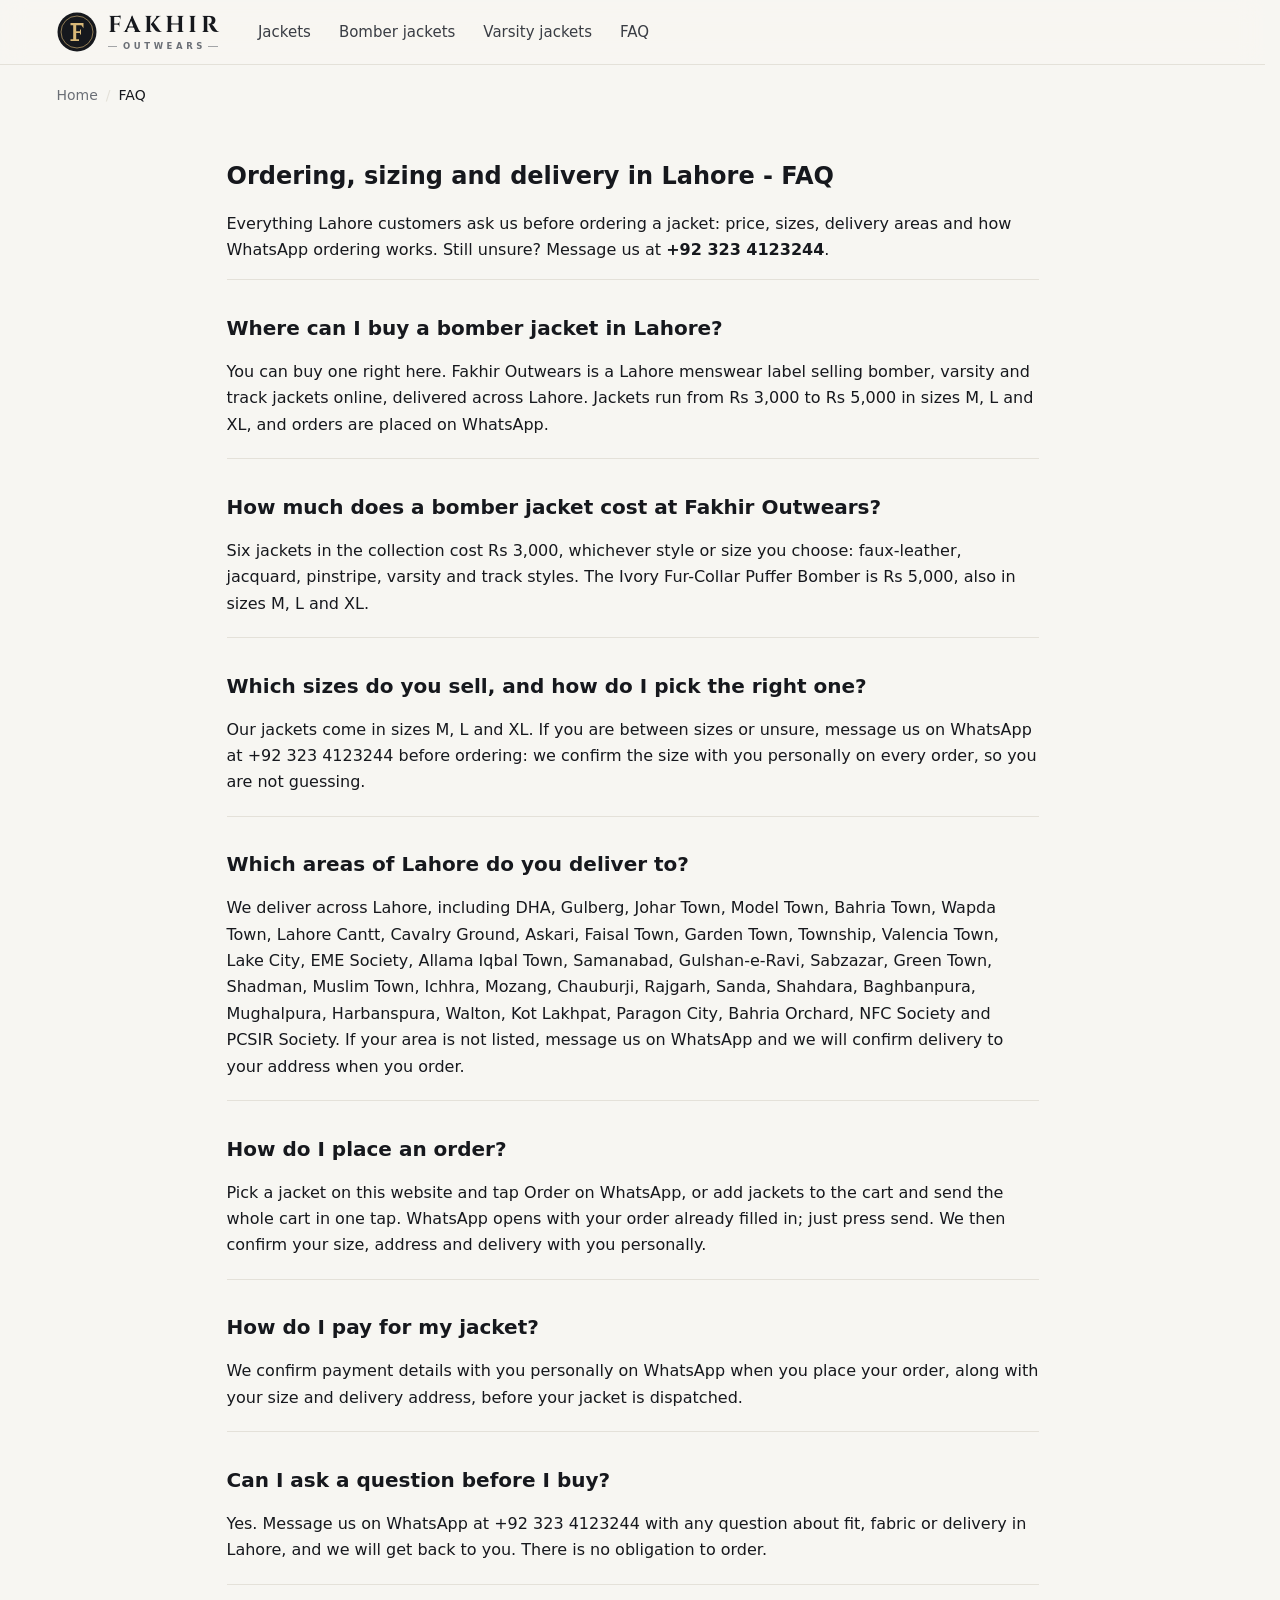
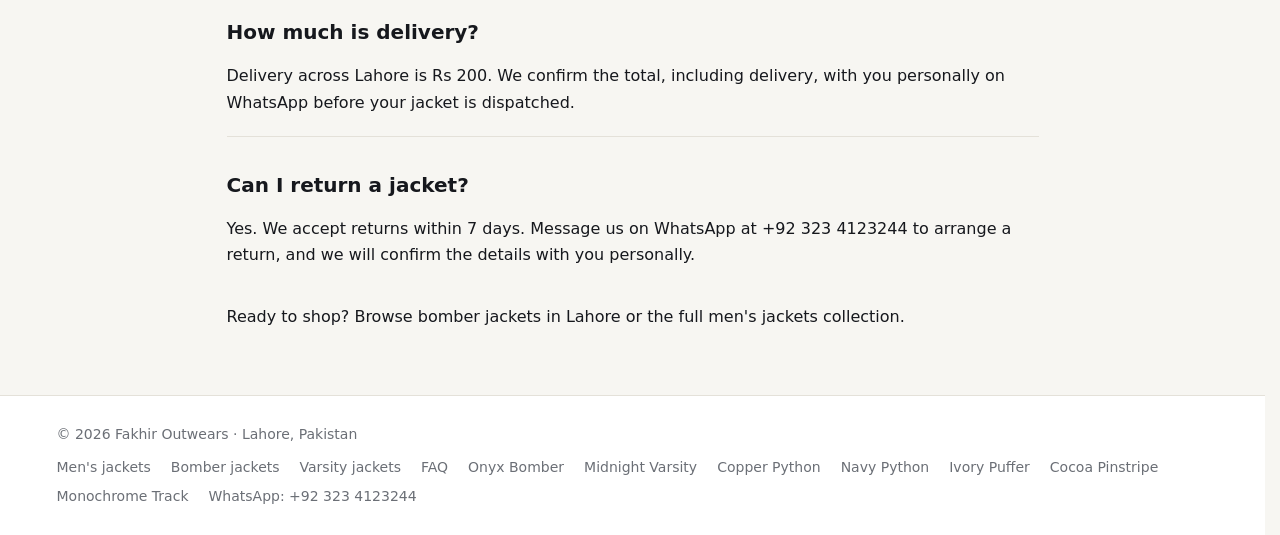
<file: faq/index.html>
<!doctype html>
<html lang="en-PK">
<head>
  <meta charset="utf-8">
  <meta name="viewport" content="width=device-width, initial-scale=1">
  <title>Jacket Delivery & Sizes in Lahore - FAQ | Fakhir Outwears</title>
  <meta name="description" content="How ordering, sizing and delivery work for Fakhir Outwears jackets in Lahore: from Rs 3,000, sizes M, L and XL, delivery across Lahore, order on WhatsApp.">
  <link rel="canonical" href="https://fakhir-store.vercel.app/faq/">
  <link rel="icon" href="/favicon.svg" type="image/svg+xml">
  <meta property="og:type" content="website">
  <meta property="og:site_name" content="Fakhir Outwears">
  <meta property="og:locale" content="en_PK">
  <meta property="og:url" content="https://fakhir-store.vercel.app/faq/">
  <meta property="og:title" content="Jacket Delivery & Sizes in Lahore - FAQ | Fakhir Outwears">
  <meta property="og:description" content="How ordering, sizing and delivery work for Fakhir Outwears jackets in Lahore: from Rs 3,000, sizes M, L and XL, delivery across Lahore, order on WhatsApp.">
  <meta property="og:image" content="https://fakhir-store.vercel.app/images/products/copper-python-bomber.jpg">
  <meta property="og:image:width" content="900">
  <meta property="og:image:height" content="1200">
  <meta property="og:image:alt" content="Copper Python Jacquard Bomber by Fakhir Outwears">
  <meta name="twitter:card" content="summary_large_image">
  <link rel="preconnect" href="https://fonts.googleapis.com">
  <link rel="preconnect" href="https://fonts.gstatic.com" crossorigin>
  <link rel="stylesheet" href="https://fonts.googleapis.com/css2?family=Cinzel:wght@700&text=FAKHIRfakhir&display=swap">
  <link rel="stylesheet" href="/styles.css">
  <script type="application/ld+json">
{
  "@context": "https://schema.org",
  "@graph": [
    {
      "@type": "FAQPage",
      "@id": "https://fakhir-store.vercel.app/faq/#page",
      "inLanguage": "en-PK",
      "isPartOf": {
        "@id": "https://fakhir-store.vercel.app/#website"
      },
      "about": {
        "@id": "https://fakhir-store.vercel.app/#store"
      },
      "mainEntity": [
        {
          "@type": "Question",
          "name": "Where can I buy a bomber jacket in Lahore?",
          "acceptedAnswer": {
            "@type": "Answer",
            "text": "You can buy one right here. Fakhir Outwears is a Lahore menswear label selling bomber, varsity and track jackets online, delivered across Lahore. Jackets run from Rs 3,000 to Rs 5,000 in sizes M, L and XL, and orders are placed on WhatsApp."
          }
        },
        {
          "@type": "Question",
          "name": "How much does a bomber jacket cost at Fakhir Outwears?",
          "acceptedAnswer": {
            "@type": "Answer",
            "text": "Six jackets in the collection cost Rs 3,000, whichever style or size you choose: faux-leather, jacquard, pinstripe, varsity and track styles. The Ivory Fur-Collar Puffer Bomber is Rs 5,000, also in sizes M, L and XL."
          }
        },
        {
          "@type": "Question",
          "name": "Which sizes do you sell, and how do I pick the right one?",
          "acceptedAnswer": {
            "@type": "Answer",
            "text": "Our jackets come in sizes M, L and XL. If you are between sizes or unsure, message us on WhatsApp at +92 323 4123244 before ordering: we confirm the size with you personally on every order, so you are not guessing."
          }
        },
        {
          "@type": "Question",
          "name": "Which areas of Lahore do you deliver to?",
          "acceptedAnswer": {
            "@type": "Answer",
            "text": "We deliver across Lahore, including DHA, Gulberg, Johar Town, Model Town, Bahria Town, Wapda Town, Lahore Cantt, Cavalry Ground, Askari, Faisal Town, Garden Town, Township, Valencia Town, Lake City, EME Society, Allama Iqbal Town, Samanabad, Gulshan-e-Ravi, Sabzazar, Green Town, Shadman, Muslim Town, Ichhra, Mozang, Chauburji, Rajgarh, Sanda, Shahdara, Baghbanpura, Mughalpura, Harbanspura, Walton, Kot Lakhpat, Paragon City, Bahria Orchard, NFC Society and PCSIR Society. If your area is not listed, message us on WhatsApp and we will confirm delivery to your address when you order."
          }
        },
        {
          "@type": "Question",
          "name": "How do I place an order?",
          "acceptedAnswer": {
            "@type": "Answer",
            "text": "Pick a jacket on this website and tap Order on WhatsApp, or add jackets to the cart and send the whole cart in one tap. WhatsApp opens with your order already filled in; just press send. We then confirm your size, address and delivery with you personally."
          }
        },
        {
          "@type": "Question",
          "name": "How do I pay for my jacket?",
          "acceptedAnswer": {
            "@type": "Answer",
            "text": "We confirm payment details with you personally on WhatsApp when you place your order, along with your size and delivery address, before your jacket is dispatched."
          }
        },
        {
          "@type": "Question",
          "name": "Can I ask a question before I buy?",
          "acceptedAnswer": {
            "@type": "Answer",
            "text": "Yes. Message us on WhatsApp at +92 323 4123244 with any question about fit, fabric or delivery in Lahore, and we will get back to you. There is no obligation to order."
          }
        },
        {
          "@type": "Question",
          "name": "How much is delivery?",
          "acceptedAnswer": {
            "@type": "Answer",
            "text": "Delivery across Lahore is Rs 200. We confirm the total, including delivery, with you personally on WhatsApp before your jacket is dispatched."
          }
        },
        {
          "@type": "Question",
          "name": "Can I return a jacket?",
          "acceptedAnswer": {
            "@type": "Answer",
            "text": "Yes. We accept returns within 7 days. Message us on WhatsApp at +92 323 4123244 to arrange a return, and we will confirm the details with you personally."
          }
        }
      ]
    },
    {
      "@type": "BreadcrumbList",
      "itemListElement": [
        {
          "@type": "ListItem",
          "position": 1,
          "name": "Home",
          "item": "https://fakhir-store.vercel.app/"
        },
        {
          "@type": "ListItem",
          "position": 2,
          "name": "FAQ",
          "item": "https://fakhir-store.vercel.app/faq/"
        }
      ]
    }
  ]
}
  </script>
</head>
<body>
  <header class="site-header">
    <div class="container header-inner">
      <a class="logo" href="/" aria-label="Fakhir Outwears home">
        <svg class="logo-mark" viewBox="0 0 40 40" aria-hidden="true"><circle cx="20" cy="20" r="19.5" fill="#16181d"/><circle cx="20" cy="20" r="16" fill="none" stroke="#d9b878" stroke-width="0.9" opacity="0.7"/><path d="M13.5 11H26.5V16.2L24.4 13.2H19.2V19.2H23V17.6H24V22.5H23V20.9H19.2V27.2H22V29H13.5V27.2H16.2V13.2H13.5Z" fill="#d9b878"/></svg>
        <span class="logo-text"><span class="logo-name">Fakhir</span><span class="logo-tag">Outwears</span></span>
      </a>
      <nav class="main-nav" aria-label="Primary">
        <a href="/jackets/">Jackets</a>
        <a href="/bomber-jackets/">Bomber jackets</a>
        <a href="/varsity-jackets/">Varsity jackets</a>
        <a href="/faq/">FAQ</a>
      </nav>
    </div>
  </header>
  <main>

    <nav class="breadcrumbs container" aria-label="Breadcrumb"><ol><li><a href="/">Home</a></li><li aria-current="page">FAQ</li></ol></nav>
    <section class="seo-section container">
      <h1>Ordering, sizing and delivery in Lahore - FAQ</h1>
      <p>Everything Lahore customers ask us before ordering a jacket: price, sizes, delivery areas and how WhatsApp ordering works. Still unsure? Message us at <strong>+92 323 4123244</strong>.</p>
      <div class="faq-item">
        <h2>Where can I buy a bomber jacket in Lahore?</h2>
        <p>You can buy one right here. Fakhir Outwears is a Lahore menswear label selling bomber, varsity and track jackets online, delivered across Lahore. Jackets run from Rs 3,000 to Rs 5,000 in sizes M, L and XL, and orders are placed on WhatsApp.</p>
      </div>
      <div class="faq-item">
        <h2>How much does a bomber jacket cost at Fakhir Outwears?</h2>
        <p>Six jackets in the collection cost Rs 3,000, whichever style or size you choose: faux-leather, jacquard, pinstripe, varsity and track styles. The Ivory Fur-Collar Puffer Bomber is Rs 5,000, also in sizes M, L and XL.</p>
      </div>
      <div class="faq-item">
        <h2>Which sizes do you sell, and how do I pick the right one?</h2>
        <p>Our jackets come in sizes M, L and XL. If you are between sizes or unsure, message us on WhatsApp at +92 323 4123244 before ordering: we confirm the size with you personally on every order, so you are not guessing.</p>
      </div>
      <div class="faq-item">
        <h2>Which areas of Lahore do you deliver to?</h2>
        <p>We deliver across Lahore, including DHA, Gulberg, Johar Town, Model Town, Bahria Town, Wapda Town, Lahore Cantt, Cavalry Ground, Askari, Faisal Town, Garden Town, Township, Valencia Town, Lake City, EME Society, Allama Iqbal Town, Samanabad, Gulshan-e-Ravi, Sabzazar, Green Town, Shadman, Muslim Town, Ichhra, Mozang, Chauburji, Rajgarh, Sanda, Shahdara, Baghbanpura, Mughalpura, Harbanspura, Walton, Kot Lakhpat, Paragon City, Bahria Orchard, NFC Society and PCSIR Society. If your area is not listed, message us on WhatsApp and we will confirm delivery to your address when you order.</p>
      </div>
      <div class="faq-item">
        <h2>How do I place an order?</h2>
        <p>Pick a jacket on this website and tap Order on WhatsApp, or add jackets to the cart and send the whole cart in one tap. WhatsApp opens with your order already filled in; just press send. We then confirm your size, address and delivery with you personally.</p>
      </div>
      <div class="faq-item">
        <h2>How do I pay for my jacket?</h2>
        <p>We confirm payment details with you personally on WhatsApp when you place your order, along with your size and delivery address, before your jacket is dispatched.</p>
      </div>
      <div class="faq-item">
        <h2>Can I ask a question before I buy?</h2>
        <p>Yes. Message us on WhatsApp at +92 323 4123244 with any question about fit, fabric or delivery in Lahore, and we will get back to you. There is no obligation to order.</p>
      </div>
      <div class="faq-item">
        <h2>How much is delivery?</h2>
        <p>Delivery across Lahore is Rs 200. We confirm the total, including delivery, with you personally on WhatsApp before your jacket is dispatched.</p>
      </div>
      <div class="faq-item">
        <h2>Can I return a jacket?</h2>
        <p>Yes. We accept returns within 7 days. Message us on WhatsApp at +92 323 4123244 to arrange a return, and we will confirm the details with you personally.</p>
      </div>
      <p>Ready to shop? Browse <a href="/bomber-jackets/">bomber jackets in Lahore</a> or the full <a href="/jackets/">men's jackets collection</a>.</p>
    </section>
  </main>

  <footer class="site-footer">
    <div class="container footer-inner">
      <div class="footer-brand">
        <p>&copy; 2026 Fakhir Outwears · Lahore, Pakistan</p>
      </div>
      <nav aria-label="Footer">
        <a href="/jackets/">Men's jackets</a>
        <a href="/bomber-jackets/">Bomber jackets</a>
        <a href="/varsity-jackets/">Varsity jackets</a>
        <a href="/faq/">FAQ</a>
        <a href="/products/onyx-bomber/">Onyx Bomber</a>
        <a href="/products/midnight-panel-bomber/">Midnight Varsity</a>
        <a href="/products/copper-python-bomber/">Copper Python</a>
        <a href="/products/navy-python-bomber/">Navy Python</a>
        <a href="/products/ivory-fur-puffer/">Ivory Puffer</a>
        <a href="/products/cocoa-pinstripe-bomber/">Cocoa Pinstripe</a>
        <a href="/products/monochrome-track-bomber/">Monochrome Track</a>
        <a href="https://wa.me/923234123244" target="_blank" rel="noopener">WhatsApp: +92 323 4123244</a>
      </nav>
    </div>
  </footer>
</body>
</html>
</file>
<file: styles.css>
/* Fakhir storefront — light theme, responsive down to 360px. */

:root {
  --bg: #f7f6f2;
  --surface: #ffffff;
  --tint: #efede7;
  --art-bg: linear-gradient(160deg, #f4f2ec, #e8e5dc);
  --ink: #16181d;
  --ink-soft: #3a3d44;
  --muted: #6b6f76;
  --line: #e4e1d9;
  --accent: #d2552d;
  --accent-soft: #f6e3d8;
  --sale: #c0392b;
  --star: #f2a516;
  --success: #2f8a57;
  --whatsapp: #168a45;
  --whatsapp-hover: #11703a;
  --radius: 14px;
  --radius-lg: 20px;
  --shadow: 0 10px 30px rgba(22, 24, 29, 0.08);
  --shadow-lg: 0 24px 60px rgba(22, 24, 29, 0.18);
  --header-h: 64px;
  --font: ui-sans-serif, system-ui, -apple-system, "Segoe UI", Roboto, "Helvetica Neue", Arial, sans-serif;
}

/* ---------- Base ---------- */

*,
*::before,
*::after {
  box-sizing: border-box;
}

[hidden] {
  display: none !important;
}

html {
  scrollbar-gutter: stable;
  -webkit-text-size-adjust: 100%;
}

@media (prefers-reduced-motion: no-preference) {
  html {
    scroll-behavior: smooth;
  }
}

body {
  margin: 0;
  font-family: var(--font);
  font-size: 16px;
  line-height: 1.5;
  color: var(--ink);
  background: var(--bg);
  overflow-x: clip;
  -webkit-font-smoothing: antialiased;
}

body.no-scroll {
  overflow: hidden;
}

svg {
  display: block;
  max-width: 100%;
}

a {
  color: inherit;
  text-decoration: none;
}

button,
input,
select {
  font: inherit;
  color: inherit;
}

button {
  cursor: pointer;
}

:focus-visible {
  outline: 2px solid var(--accent);
  outline-offset: 2px;
}

.sr-only {
  position: absolute;
  width: 1px;
  height: 1px;
  padding: 0;
  margin: -1px;
  overflow: hidden;
  clip: rect(0, 0, 0, 0);
  white-space: nowrap;
  border: 0;
}

.container {
  width: 100%;
  max-width: 1200px;
  margin-inline: auto;
  padding-inline: 24px;
}

/* ---------- Buttons ---------- */

.btn {
  display: inline-flex;
  align-items: center;
  justify-content: center;
  gap: 8px;
  min-height: 46px;
  padding: 0 22px;
  border: 1.5px solid transparent;
  border-radius: 999px;
  font-size: 15px;
  font-weight: 600;
  line-height: 1;
  white-space: nowrap;
  transition: background-color 0.2s, color 0.2s, border-color 0.2s, transform 0.2s;
}

.btn:active:not(:disabled) {
  transform: translateY(1px);
}

.btn:disabled {
  opacity: 0.45;
  cursor: not-allowed;
}

.btn-primary {
  background: var(--ink);
  color: #fff;
}

.btn-primary:hover:not(:disabled) {
  background: var(--accent);
}

.btn-ghost {
  border-color: var(--ink);
  background: transparent;
}

.btn-ghost:hover {
  background: var(--ink);
  color: #fff;
}

.btn-outline {
  border-color: var(--line);
  background: var(--surface);
}

.btn-outline:hover {
  border-color: var(--ink);
  background: var(--ink);
  color: #fff;
}

.btn-whatsapp {
  background: var(--whatsapp);
  color: #fff;
}

.btn-whatsapp:hover:not(:disabled) {
  background: var(--whatsapp-hover);
}

.wa-glyph {
  flex: none;
}

.btn-sm {
  min-height: 40px;
  padding: 0 16px;
  font-size: 14px;
}

.btn-block {
  width: 100%;
}

.icon-btn {
  display: inline-grid;
  place-items: center;
  width: 40px;
  height: 40px;
  padding: 0;
  border: 0;
  border-radius: 50%;
  background: transparent;
  font-size: 28px;
  line-height: 1;
  color: var(--ink);
  transition: background-color 0.2s;
}

.icon-btn:hover {
  background: var(--tint);
}

/* ---------- Header ---------- */

.site-header {
  position: sticky;
  top: 0;
  z-index: 40;
  background: rgba(247, 246, 242, 0.88);
  -webkit-backdrop-filter: saturate(180%) blur(12px);
  backdrop-filter: saturate(180%) blur(12px);
  border-bottom: 1px solid var(--line);
}

.header-inner {
  display: flex;
  align-items: center;
  gap: 40px;
  min-height: var(--header-h);
}

/* Wordmark: the "F" seal, FAKHIR in Cinzel, OUTWEARS tracked out to the same width beneath. */
.logo {
  display: inline-flex;
  align-items: center;
  gap: 11px;
  color: var(--ink);
}

.logo-mark {
  flex: none;
  width: 40px;
  height: 40px;
  transition: transform 0.4s ease;
}

.logo:hover .logo-mark {
  transform: rotate(-8deg);
}

.logo-text {
  display: flex;
  flex-direction: column;
  align-items: center;
  line-height: 1;
}

.logo-name {
  margin-right: -0.16em; /* cancel the trailing letter-spacing so the word stays centred */
  font-family: "Cinzel", "Trajan Pro", Georgia, "Times New Roman", serif;
  font-size: 23px;
  font-weight: 700;
  letter-spacing: 0.16em;
  text-transform: uppercase;
}

.logo-tag {
  display: flex;
  align-self: stretch;
  align-items: center;
  gap: 6px;
  margin-top: 5px;
  font-size: 8.5px;
  font-weight: 600;
  letter-spacing: 0.42em;
  text-transform: uppercase;
  color: var(--muted);
}

/* Fine rules either side of OUTWEARS, stretching it to FAKHIR's width. */
.logo-tag::before,
.logo-tag::after {
  content: "";
  flex: 1;
  min-width: 6px;
  height: 1px;
  background: currentColor;
  opacity: 0.6;
}

.logo-tag::after {
  margin-left: -0.42em; /* cancel the trailing letter-spacing so both gaps match */
}

.logo-sm {
  gap: 9px;
}

.logo-sm .logo-mark {
  width: 32px;
  height: 32px;
}

.logo-sm .logo-name {
  font-size: 18px;
}

.logo-sm .logo-tag {
  margin-top: 4px;
  font-size: 7px;
}

.main-nav {
  display: flex;
  gap: 28px;
}

.main-nav a {
  position: relative;
  padding: 6px 0;
  font-size: 15px;
  font-weight: 500;
  color: var(--ink-soft);
  transition: color 0.2s;
}

.main-nav a::after {
  content: "";
  position: absolute;
  left: 0;
  right: 0;
  bottom: 0;
  height: 2px;
  background: var(--accent);
  transform: scaleX(0);
  transition: transform 0.2s;
}

.main-nav a:hover,
.main-nav a.is-active {
  color: var(--ink);
}

.main-nav a:hover::after,
.main-nav a.is-active::after {
  transform: scaleX(1);
}

.cart-button {
  position: relative;
  display: inline-grid;
  place-items: center;
  width: 44px;
  height: 44px;
  margin-left: auto;
  padding: 0;
  border: 1px solid var(--line);
  border-radius: 50%;
  background: var(--surface);
  transition: border-color 0.2s;
}

.cart-button:hover {
  border-color: var(--ink);
}

.cart-count {
  position: absolute;
  top: -4px;
  right: -4px;
  min-width: 20px;
  height: 20px;
  padding: 0 5px;
  border-radius: 999px;
  background: var(--accent);
  color: #fff;
  font-size: 11px;
  font-weight: 700;
  line-height: 20px;
  text-align: center;
  box-shadow: 0 0 0 2px var(--bg);
}

.cart-count.bump {
  animation: bump 0.4s ease;
}

@keyframes bump {
  40% {
    transform: scale(1.35);
  }
}

/* ---------- Hero ---------- */

.hero {
  background:
    radial-gradient(circle at 85% 15%, var(--accent-soft), transparent 55%),
    linear-gradient(180deg, var(--bg), #f0eee8);
  overflow: hidden;
}

.hero-inner {
  display: grid;
  grid-template-columns: 1.05fr 1fr;
  align-items: center;
  gap: 40px;
  padding-block: 72px;
}

.hero-copy {
  min-width: 0;
}

.eyebrow {
  margin: 0 0 14px;
  font-size: 13px;
  font-weight: 700;
  letter-spacing: 0.14em;
  text-transform: uppercase;
  color: var(--accent);
}

.hero h1 {
  margin: 0;
  font-size: clamp(2.25rem, 5.2vw, 4rem);
  font-weight: 800;
  line-height: 1.04;
  letter-spacing: -0.035em;
}

.hero-sub {
  max-width: 34em;
  margin: 18px 0 0;
  font-size: 18px;
  color: var(--muted);
}

.hero-actions {
  display: flex;
  flex-wrap: wrap;
  gap: 12px;
  margin-top: 28px;
}

.hero-art {
  justify-self: center;
  width: 100%;
  max-width: 520px;
}

.hero-art svg {
  width: 100%;
  height: auto;
}

/* Two product photos, the second set lower for a staggered look. */
.hero-photos {
  display: grid;
  grid-template-columns: 1fr 1fr;
  gap: 16px;
  padding-bottom: 40px;
}

.hero-photos .product-photo {
  width: 100%;
  height: auto;
  border-radius: var(--radius-lg);
  background: #fff;
  box-shadow: var(--shadow);
}

.hero-photos .product-photo:nth-child(2) {
  transform: translateY(40px);
}

/* ---------- Perks ---------- */

.perks {
  display: grid;
  grid-template-columns: repeat(3, 1fr);
  gap: 16px;
  margin-block: 40px 0;
}

.perk {
  position: relative;
  display: flex;
  flex-direction: column;
  gap: 2px;
  padding: 18px 20px 18px 60px;
  background: var(--surface);
  border: 1px solid var(--line);
  border-radius: var(--radius);
}

.perk::before {
  content: "✓";
  position: absolute;
  top: 50%;
  left: 20px;
  display: grid;
  place-items: center;
  width: 28px;
  height: 28px;
  border-radius: 50%;
  background: var(--accent-soft);
  color: var(--accent);
  font-size: 14px;
  font-weight: 800;
  transform: translateY(-50%);
}

.perk strong {
  font-size: 15px;
}

.perk span {
  font-size: 14px;
  color: var(--muted);
}

/* ---------- Shop ---------- */

.shop {
  padding-block: 48px 72px;
  scroll-margin-top: calc(var(--header-h) + 8px);
}

.shop-head {
  display: flex;
  flex-wrap: wrap;
  align-items: baseline;
  justify-content: space-between;
  gap: 4px 12px;
  margin-bottom: 20px;
}

.shop-head h2 {
  margin: 0;
  font-size: clamp(1.5rem, 3vw, 2rem);
  letter-spacing: -0.02em;
}

.result-count {
  margin: 0;
  font-size: 14px;
  color: var(--muted);
}

.toolbar {
  display: flex;
  flex-wrap: wrap;
  align-items: center;
  justify-content: space-between;
  gap: 12px 16px;
  margin-bottom: 24px;
}

.chips {
  display: flex;
  flex-wrap: wrap;
  gap: 8px;
}

.chip {
  min-height: 38px;
  padding: 0 16px;
  border: 1px solid var(--line);
  border-radius: 999px;
  background: var(--surface);
  font-size: 14px;
  font-weight: 500;
  color: var(--ink-soft);
  transition: background-color 0.2s, border-color 0.2s, color 0.2s;
}

.chip:hover {
  border-color: var(--ink);
  color: var(--ink);
}

.chip.is-active {
  background: var(--ink);
  border-color: var(--ink);
  color: #fff;
}

.toolbar-right {
  display: flex;
  gap: 10px;
}

.search,
.sort {
  display: block;
}

.search input,
.sort select {
  height: 40px;
  border: 1px solid var(--line);
  border-radius: 999px;
  background-color: var(--surface);
  background-repeat: no-repeat;
  font-size: 14px;
  -webkit-appearance: none;
  appearance: none;
  transition: border-color 0.2s;
}

.search input:focus,
.sort select:focus {
  border-color: var(--ink);
}

.search input {
  width: 220px;
  padding: 0 16px 0 38px;
  background-image: url("data:image/svg+xml,%3Csvg xmlns='http://www.w3.org/2000/svg' viewBox='0 0 24 24' fill='none' stroke='%236b6f76' stroke-width='2' stroke-linecap='round'%3E%3Ccircle cx='11' cy='11' r='7'/%3E%3Cpath d='m20 20-3.5-3.5'/%3E%3C/svg%3E");
  background-position: 14px center;
  background-size: 16px;
}

.sort select {
  padding: 0 38px 0 16px;
  background-image: url("data:image/svg+xml,%3Csvg xmlns='http://www.w3.org/2000/svg' viewBox='0 0 24 24' fill='none' stroke='%2316181d' stroke-width='2.2' stroke-linecap='round' stroke-linejoin='round'%3E%3Cpath d='m6 9 6 6 6-6'/%3E%3C/svg%3E");
  background-position: right 14px center;
  background-size: 14px;
  cursor: pointer;
}

.grid {
  display: grid;
  grid-template-columns: repeat(auto-fill, minmax(min(100%, 250px), 1fr));
  gap: 24px;
}

.empty {
  margin: 0;
  padding: 48px 16px;
  border: 1px dashed var(--line);
  border-radius: var(--radius-lg);
  text-align: center;
  color: var(--muted);
}

/* ---------- Product card ---------- */

.card {
  display: flex;
  flex-direction: column;
  min-width: 0;
  background: var(--surface);
  border: 1px solid var(--line);
  border-radius: var(--radius-lg);
  overflow: hidden;
  transition: box-shadow 0.25s, transform 0.25s;
}

.card:hover {
  box-shadow: var(--shadow);
  transform: translateY(-2px);
}

.card-media {
  position: relative;
  display: grid;
  place-items: center;
  width: 100%;
  aspect-ratio: 1 / 1;
  padding: 12%;
  border: 0;
  background: var(--art-bg);
}

.card-art {
  display: block;
  width: 100%;
}

.garment {
  width: 100%;
  height: auto;
  transition: transform 0.35s ease;
}

.card-media:hover .garment {
  transform: scale(1.05) rotate(-1deg);
}

/* Product photos fill the frame edge to edge on white, matching the shots. */
.product-photo {
  display: block;
  width: 100%;
  height: 100%;
  object-fit: cover;
  transition: transform 0.35s ease;
}

.card-media.has-photo {
  aspect-ratio: 3 / 4;
  padding: 0;
  background: #fff;
  overflow: hidden;
}

.card-media.has-photo .card-art {
  height: 100%;
}

.card-media:hover .product-photo {
  transform: scale(1.04);
}

.card-sizes {
  margin: 0;
  font-size: 13px;
  color: var(--muted);
}

.badge {
  display: inline-block;
  padding: 4px 10px;
  border-radius: 999px;
  background: var(--ink);
  color: #fff;
  font-size: 11px;
  font-weight: 700;
  letter-spacing: 0.06em;
  line-height: 1.4;
  text-transform: uppercase;
}

.badge-sale {
  background: var(--sale);
}

.badge-new {
  background: var(--accent);
}

.badge-bestseller {
  background: var(--ink);
}

.card-media .badge {
  position: absolute;
  top: 12px;
  left: 12px;
  z-index: 1;
}

.card-body {
  display: flex;
  flex: 1;
  flex-direction: column;
  gap: 8px;
  padding: 16px;
}

.card-title {
  margin: 0;
  font-size: 16px;
  font-weight: 600;
  line-height: 1.3;
}

.card-link {
  padding: 0;
  border: 0;
  background: none;
  font: inherit;
  text-align: left;
  transition: color 0.2s;
}

.card-link:hover {
  color: var(--accent);
}

.card-body .btn {
  margin-top: auto;
}

.price {
  display: flex;
  flex-wrap: wrap;
  align-items: baseline;
  gap: 2px 8px;
  margin: 0;
  font-weight: 700;
}

.price.is-sale .price-now {
  color: var(--sale);
}

.price-was {
  font-size: 0.875em;
  font-weight: 500;
  color: var(--muted);
}

.rating {
  display: flex;
  align-items: center;
  gap: 6px;
  font-size: 13px;
  color: var(--muted);
}

.stars {
  --percent: calc(var(--rating) / 5 * 100%);
  font-size: 14px;
  letter-spacing: 1px;
  line-height: 1;
}

.stars::before {
  content: "★★★★★";
  background: linear-gradient(90deg, var(--star) var(--percent), #d9d5cc var(--percent));
  -webkit-background-clip: text;
  background-clip: text;
  color: transparent;
}

.rating-value {
  font-weight: 600;
  color: var(--ink);
}

.swatches {
  display: flex;
  flex-wrap: wrap;
  gap: 8px;
  padding: 2px;
}

.swatch {
  width: 22px;
  height: 22px;
  padding: 0;
  border: 2px solid var(--surface);
  border-radius: 50%;
  background: var(--swatch);
  box-shadow: 0 0 0 1px rgba(0, 0, 0, 0.18);
  transition: box-shadow 0.15s, transform 0.15s;
}

.swatch:hover {
  transform: scale(1.1);
}

.swatch.is-active {
  box-shadow: 0 0 0 2px var(--ink);
}

.swatches-lg {
  gap: 10px;
}

.swatches-lg .swatch {
  width: 32px;
  height: 32px;
}

/* ---------- Lahore intro ---------- */

.local {
  padding-block: 0 64px;
}

.local h2 {
  margin: 0 0 16px;
  font-size: clamp(1.5rem, 3vw, 2rem);
  letter-spacing: -0.02em;
}

.local-grid {
  display: grid;
  grid-template-columns: repeat(auto-fit, minmax(min(100%, 320px), 1fr));
  gap: 12px 48px;
}

.local-grid p {
  margin: 0;
  color: var(--ink-soft);
  line-height: 1.65;
}

/* ---------- Customer reviews ---------- */

.reviews {
  padding-block: 0 64px;
}

.reviews-head {
  display: flex;
  flex-wrap: wrap;
  align-items: baseline;
  justify-content: space-between;
  gap: 4px 16px;
  margin-bottom: 20px;
}

.reviews-head h2 {
  margin: 0;
  font-size: clamp(1.5rem, 3vw, 2rem);
  letter-spacing: -0.02em;
}

.reviews-head .rating {
  font-size: 15px;
}

.reviews-head .stars {
  font-size: 18px;
}

/* A single row that drifts left to right on a loop. The track holds two identical groups,
   so sliding it by half its width lands exactly where it started. */
.reviews-marquee {
  overflow: hidden;
  -webkit-mask-image: linear-gradient(90deg, transparent, #000 4%, #000 96%, transparent);
  mask-image: linear-gradient(90deg, transparent, #000 4%, #000 96%, transparent);
}

.reviews-track {
  display: flex;
  width: max-content;
  animation: reviews-scroll calc(var(--review-count) * 8s) linear infinite;
}

.reviews-marquee:hover .reviews-track,
.reviews-marquee:focus-within .reviews-track {
  animation-play-state: paused;
}

.reviews-group {
  display: flex;
  gap: 20px;
  padding-right: 20px;
}

@keyframes reviews-scroll {
  from {
    transform: translateX(-50%);
  }
  to {
    transform: translateX(0);
  }
}

/* No motion: a still row people can swipe or scroll through instead. */
@media (prefers-reduced-motion: reduce) {
  .reviews-marquee {
    overflow-x: auto;
    scroll-snap-type: x mandatory;
    -webkit-mask-image: none;
    mask-image: none;
  }

  .reviews-track {
    animation: none;
  }

  .reviews-group[aria-hidden] {
    display: none;
  }

  .review {
    scroll-snap-align: start;
  }
}

.review {
  display: flex;
  flex: 0 0 320px;
  flex-direction: column;
  gap: 12px;
  margin: 0;
  padding: 22px;
  background: var(--surface);
  border: 1px solid var(--line);
  border-radius: var(--radius-lg);
}

@media (max-width: 560px) {
  .review {
    flex-basis: 270px;
  }
}

.review blockquote {
  margin: 0;
}

.review blockquote p {
  margin: 0;
  color: var(--ink-soft);
  line-height: 1.6;
}

.review figcaption {
  font-size: 14px;
  font-weight: 600;
}

.review figcaption span {
  font-weight: 400;
  color: var(--muted);
}

/* ---------- Product page ---------- */

.breadcrumbs ol {
  display: flex;
  flex-wrap: wrap;
  gap: 4px 8px;
  margin: 0;
  padding: 20px 0 0;
  list-style: none;
  font-size: 14px;
  color: var(--muted);
}

.breadcrumbs li + li::before {
  content: "/";
  margin-right: 8px;
  color: var(--line);
}

.breadcrumbs a:hover {
  color: var(--ink);
}

.breadcrumbs [aria-current] {
  color: var(--ink);
}

.pdp {
  display: grid;
  grid-template-columns: minmax(0, 1fr) minmax(0, 1fr);
  align-items: start;
  gap: 48px;
  padding-block: 24px 64px;
}

.pdp-media .product-photo {
  height: auto;
  border-radius: var(--radius-lg);
  background: #fff;
  box-shadow: var(--shadow);
}

.pdp-info {
  display: flex;
  flex-direction: column;
  align-items: flex-start;
  gap: 12px;
}

.pdp-info h1 {
  margin: 0;
  font-size: clamp(1.75rem, 3.5vw, 2.5rem);
  line-height: 1.1;
  letter-spacing: -0.03em;
}

.pdp-info .price {
  font-size: 22px;
}

.pdp-desc {
  margin: 0;
  color: var(--ink-soft);
  line-height: 1.65;
}

.pdp-facts {
  display: grid;
  gap: 8px;
  width: 100%;
  margin: 4px 0 0;
  padding: 16px 0;
  border-block: 1px solid var(--line);
  font-size: 15px;
}

.pdp-facts div {
  display: flex;
  gap: 12px;
}

.pdp-facts dt {
  min-width: 80px;
  color: var(--muted);
}

.pdp-facts dd {
  margin: 0;
  font-weight: 600;
}

.pdp-order {
  display: grid;
  gap: 10px;
  width: 100%;
  margin-top: 8px;
}

.pdp-sizes {
  display: grid;
  grid-template-columns: repeat(auto-fit, minmax(150px, 1fr));
  gap: 10px;
}

.pdp-note {
  margin: 0;
  font-size: 14px;
  color: var(--muted);
}

.related {
  padding-block: 0 72px;
}

.related h2 {
  margin: 0 0 20px;
  font-size: clamp(1.5rem, 3vw, 2rem);
  letter-spacing: -0.02em;
}

@media (max-width: 820px) {
  .pdp {
    grid-template-columns: 1fr;
    gap: 24px;
  }

  .pdp-media {
    max-width: 480px;
  }
}

/* ---------- WhatsApp call-to-action band ---------- */

.cta-band {
  background: var(--accent-soft);
}

.cta-band-inner {
  display: flex;
  flex-wrap: wrap;
  align-items: center;
  justify-content: space-between;
  gap: 24px 48px;
  padding-block: 56px;
}

.cta-band h2 {
  margin: 0 0 6px;
  font-size: clamp(1.5rem, 3vw, 2rem);
  letter-spacing: -0.02em;
}

.cta-band p {
  margin: 0;
  color: var(--ink-soft);
}

/* ---------- Footer ---------- */

.site-footer {
  background: var(--surface);
  border-top: 1px solid var(--line);
}

.footer-inner {
  display: flex;
  flex-wrap: wrap;
  align-items: center;
  justify-content: space-between;
  gap: 12px 24px;
  padding-block: 28px;
  font-size: 14px;
  color: var(--muted);
}

.footer-inner p {
  margin: 0;
}

.footer-brand {
  display: flex;
  flex-wrap: wrap;
  align-items: center;
  gap: 10px 20px;
}

.footer-inner nav {
  display: flex;
  flex-wrap: wrap;
  gap: 8px 20px;
}

.footer-inner a:hover {
  color: var(--ink);
}

/* ---------- Product modal ---------- */

.product-modal {
  width: min(920px, calc(100% - 32px));
  max-width: none;
  max-height: calc(100vh - 32px);
  max-height: calc(100dvh - 32px);
  padding: 0;
  border: 0;
  border-radius: var(--radius-lg);
  background: var(--surface);
  color: var(--ink);
  box-shadow: var(--shadow-lg);
  overflow: auto;
  overscroll-behavior: contain;
}

.product-modal[open] {
  animation: modal-in 0.25s ease;
}

.product-modal::backdrop {
  background: rgba(22, 24, 29, 0.5);
  -webkit-backdrop-filter: blur(3px);
  backdrop-filter: blur(3px);
}

@keyframes modal-in {
  from {
    opacity: 0;
    transform: translateY(12px) scale(0.98);
  }
}

.modal-close {
  position: absolute;
  top: 12px;
  right: 12px;
  z-index: 2;
  background: rgba(255, 255, 255, 0.85);
}

.modal-body {
  display: grid;
  grid-template-columns: 1fr 1fr;
}

.modal-art {
  display: grid;
  place-items: center;
  padding: 48px;
  background: var(--art-bg);
}

.modal-art .garment {
  max-width: 360px;
}

.modal-art.has-photo {
  padding: 0;
  background: #fff;
}

.modal-art .product-photo {
  max-height: calc(100dvh - 32px);
  object-fit: contain;
}

.modal-info {
  display: flex;
  flex-direction: column;
  gap: 12px;
  min-width: 0;
  padding: 40px 36px 32px;
}

.modal-info .badge {
  align-self: flex-start;
}

.modal-title {
  margin: 0;
  padding-right: 32px;
  font-size: clamp(1.5rem, 3vw, 1.9rem);
  line-height: 1.15;
  letter-spacing: -0.02em;
}

.modal-info .price {
  font-size: 20px;
}

.modal-desc {
  margin: 0;
  color: var(--ink-soft);
}

.modal-details {
  align-self: flex-start;
  font-size: 14px;
  font-weight: 600;
  text-decoration: underline;
  text-underline-offset: 3px;
}

.modal-details:hover {
  color: var(--accent);
}

.option-group {
  display: flex;
  flex-direction: column;
  gap: 10px;
  margin-top: 6px;
}

.option-label {
  margin: 0;
  font-size: 14px;
  font-weight: 600;
}

.option-color {
  font-weight: 400;
  color: var(--muted);
}

.sizes {
  display: flex;
  flex-wrap: wrap;
  gap: 8px;
}

.size-btn {
  min-width: 48px;
  height: 42px;
  padding: 0 12px;
  border: 1px solid var(--line);
  border-radius: 10px;
  background: var(--surface);
  font-size: 14px;
  font-weight: 600;
  transition: background-color 0.2s, border-color 0.2s, color 0.2s;
}

.size-btn:hover {
  border-color: var(--ink);
}

.size-btn.is-active {
  background: var(--ink);
  border-color: var(--ink);
  color: #fff;
}

.modal-actions {
  display: flex;
  flex-wrap: wrap;
  gap: 12px;
  margin-top: 12px;
}

.modal-actions .btn {
  flex: 1 1 180px;
}

/* Quantity stepper, shared by the modal and cart lines. */
.qty {
  display: inline-flex;
  align-items: center;
  border: 1px solid var(--line);
  border-radius: 999px;
  background: var(--surface);
}

.qty button {
  width: 40px;
  height: 44px;
  padding: 0;
  border: 0;
  border-radius: 999px;
  background: none;
  font-size: 18px;
  line-height: 1;
}

.qty button:hover:not(:disabled) {
  background: var(--tint);
}

.qty button:disabled {
  opacity: 0.35;
  cursor: not-allowed;
}

.qty-value {
  min-width: 28px;
  font-weight: 600;
  font-variant-numeric: tabular-nums;
  text-align: center;
}

.qty-sm button {
  width: 32px;
  height: 32px;
  font-size: 16px;
}

.qty-sm .qty-value {
  min-width: 22px;
  font-size: 14px;
}

/* ---------- Cart drawer ---------- */

.drawer-backdrop {
  position: fixed;
  inset: 0;
  z-index: 50;
  background: rgba(22, 24, 29, 0.45);
  opacity: 0;
  transition: opacity 0.3s ease;
}

.drawer-backdrop.is-open {
  opacity: 1;
}

.cart-drawer {
  position: fixed;
  top: 0;
  right: 0;
  bottom: 0;
  z-index: 60;
  display: flex;
  flex-direction: column;
  width: min(420px, 100%);
  background: var(--surface);
  box-shadow: var(--shadow-lg);
  transform: translateX(100%);
  visibility: hidden;
  transition: transform 0.3s ease, visibility 0s linear 0.3s;
}

.cart-drawer.is-open {
  transform: none;
  visibility: visible;
  transition: transform 0.3s ease;
}

.drawer-head {
  display: flex;
  align-items: center;
  justify-content: space-between;
  padding: 14px 14px 14px 24px;
  border-bottom: 1px solid var(--line);
}

.drawer-head h2 {
  margin: 0;
  font-size: 20px;
}

.cart-items {
  flex: 1;
  margin: 0;
  padding: 0 24px;
  list-style: none;
  overflow-y: auto;
  overscroll-behavior: contain;
}

.cart-item {
  display: grid;
  grid-template-columns: 76px minmax(0, 1fr) auto;
  align-items: start;
  gap: 14px;
  padding: 18px 0;
  border-bottom: 1px solid var(--line);
}

.cart-item:last-child {
  border-bottom: 0;
}

.cart-thumb {
  padding: 8px;
  border-radius: 12px;
  background: var(--art-bg);
}

.cart-thumb.has-photo {
  padding: 0;
  background: #fff;
  border: 1px solid var(--line);
  overflow: hidden;
}

.cart-thumb .product-photo {
  aspect-ratio: 3 / 4;
  height: auto;
}

.checkout-note {
  margin: 10px 0 0;
  font-size: 13px;
  text-align: center;
  color: var(--muted);
}

/* ---------- Floating WhatsApp button ---------- */

.wa-float {
  position: fixed;
  right: 20px;
  bottom: 20px;
  z-index: 30;
  display: grid;
  place-items: center;
  width: 56px;
  height: 56px;
  border-radius: 50%;
  background: var(--whatsapp);
  color: #fff;
  box-shadow: var(--shadow-lg);
  transition: background-color 0.2s, transform 0.2s;
}

.wa-float:hover {
  background: var(--whatsapp-hover);
  transform: scale(1.06);
}

.wa-float .wa-glyph {
  width: 28px;
  height: 28px;
}

.cart-info {
  display: flex;
  flex-direction: column;
  gap: 4px;
  min-width: 0;
}

.cart-name {
  margin: 0;
  font-size: 15px;
  font-weight: 600;
  line-height: 1.3;
}

.cart-meta {
  margin: 0 0 6px;
  font-size: 13px;
  color: var(--muted);
}

.cart-info .qty {
  align-self: flex-start;
}

.cart-side {
  display: flex;
  flex-direction: column;
  align-items: flex-end;
  gap: 8px;
}

.cart-line-total {
  font-weight: 700;
}

.link-btn {
  padding: 0;
  border: 0;
  background: none;
  font-size: 13px;
  color: var(--muted);
  text-decoration: underline;
  text-underline-offset: 3px;
}

.link-btn:hover {
  color: var(--sale);
}

.cart-empty {
  padding: 48px 0;
  text-align: center;
  color: var(--muted);
}

.drawer-foot {
  padding: 20px 24px 24px;
  border-top: 1px solid var(--line);
}

.subtotal {
  display: flex;
  align-items: baseline;
  justify-content: space-between;
  margin-bottom: 16px;
}

.subtotal strong {
  font-size: 20px;
}

/* ---------- Toast ---------- */

.toast {
  position: fixed;
  left: 50%;
  bottom: 24px;
  z-index: 100;
  width: max-content;
  max-width: calc(100% - 32px);
  padding: 12px 20px;
  border-radius: var(--radius);
  background: var(--ink);
  color: #fff;
  font-size: 14px;
  font-weight: 500;
  text-align: center;
  box-shadow: var(--shadow-lg);
  opacity: 0;
  pointer-events: none;
  transform: translate(-50%, 16px);
  transition: opacity 0.25s, transform 0.25s;
}

.toast.is-visible {
  opacity: 1;
  transform: translate(-50%, 0);
}

/* ---------- Responsive ---------- */

@media (max-width: 820px) {
  .hero-inner {
    grid-template-columns: 1fr;
    gap: 24px;
    padding-block: 48px 32px;
  }

  .hero-art {
    max-width: 380px;
  }
}

@media (max-width: 720px) {
  .perks {
    grid-template-columns: 1fr;
    gap: 10px;
    margin-top: 24px;
  }

  .modal-body {
    grid-template-columns: 1fr;
  }

  .modal-art {
    padding: 28px;
  }

  .modal-art .garment {
    max-width: 220px;
  }

  .modal-art.has-photo {
    padding: 0;
  }

  .modal-art .product-photo {
    max-height: 55dvh;
  }

  .modal-info {
    padding: 24px 20px;
  }
}

@media (max-width: 640px) {
  .header-inner {
    flex-wrap: wrap;
    gap: 0 16px;
    min-height: 0;
    padding-top: 10px;
  }

  .main-nav {
    order: 3;
    justify-content: center;
    gap: 24px;
    width: 100%;
    padding: 4px 0 6px;
  }

  .shop {
    scroll-margin-top: 112px;
  }

  .toolbar-right {
    width: 100%;
  }

  .search {
    flex: 1;
    min-width: 0;
  }

  .search input {
    width: 100%;
  }
}

@media (max-width: 560px) {
  .container {
    padding-inline: 16px;
  }

  .hero-sub {
    font-size: 16px;
  }

  .grid {
    grid-template-columns: repeat(2, minmax(0, 1fr));
    gap: 12px;
  }

  .card-media {
    padding: 10%;
  }

  .card-media .badge {
    top: 8px;
    left: 8px;
    padding: 3px 8px;
    font-size: 10px;
  }

  .card-body {
    gap: 6px;
    padding: 12px;
  }

  .card-title {
    font-size: 14px;
  }

  .price {
    font-size: 15px;
  }

  .swatches {
    gap: 6px;
  }

  .swatch {
    width: 20px;
    height: 20px;
  }

  .card-body .btn {
    min-height: 36px;
    padding: 0 10px;
    font-size: 13px;
  }

  .cta-band-inner {
    padding-block: 40px;
  }

  .drawer-head {
    padding-left: 16px;
  }

  .cart-items,
  .drawer-foot {
    padding-inline: 16px;
  }

  .cart-item {
    grid-template-columns: 64px minmax(0, 1fr) auto;
    gap: 12px;
  }
}

@media (prefers-reduced-motion: reduce) {
  *,
  *::before,
  *::after {
    animation-duration: 0.01ms !important;
    animation-iteration-count: 1 !important;
    transition-duration: 0.01ms !important;
  }
}

/* ---------- SEO landing pages, FAQ and product details (added 2026-11-02) ---------- */
.seo-section, .pdp-details { padding-block: 36px 48px; max-width: 860px; }
.seo-section h1, .pdp-details h2 { line-height: 1.2; }
.seo-section p, .pdp-details p { line-height: 1.65; }
.seo-section .grid { margin-block: 20px 28px; }
.faq-item { border-top: 1px solid var(--line); padding-block: 16px 4px; }
.faq-item h2 { font-size: 20px; margin-bottom: 6px; }
</file>
